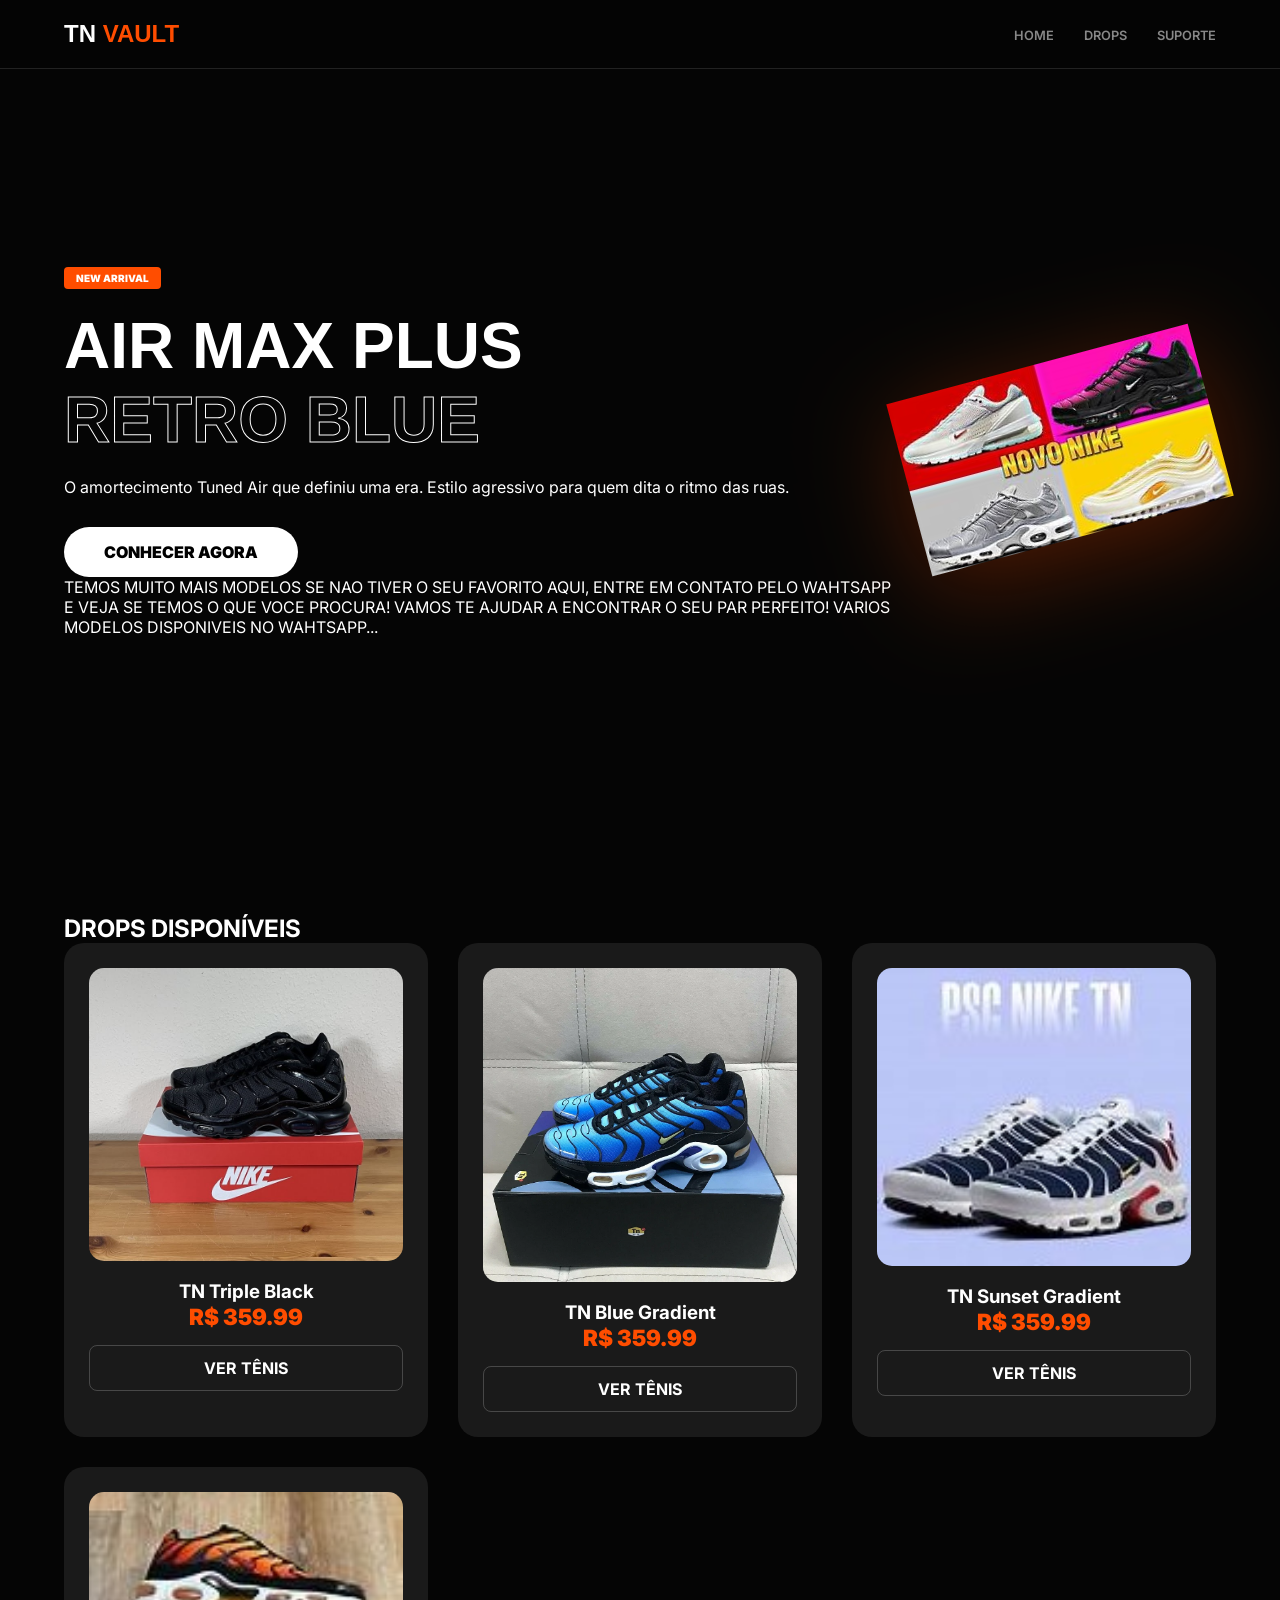
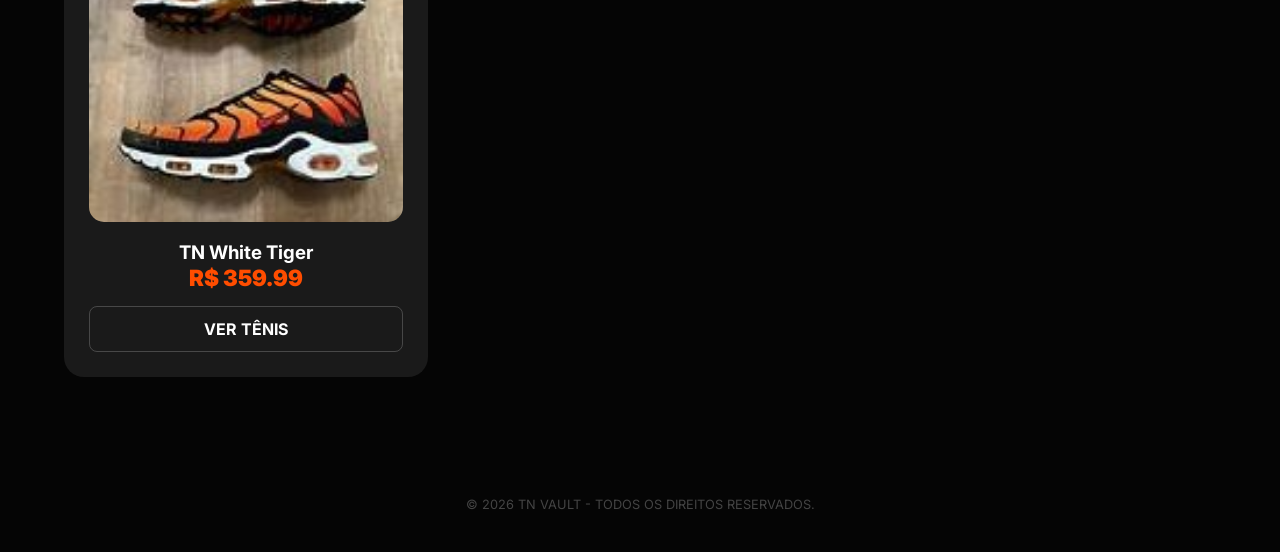
<file: index.html>
<!DOCTYPE html>
<html lang="pt-br" style="scroll-behavior: smooth;">
<head>
    <meta charset="UTF-8">
    <meta name="viewport" content="width=device-width, initial-scale=1.0">
    <title>TN VAULT | Tuned Air Experience</title>
    <link href="https://fonts.googleapis.com/css2?family=Syncopate:wght@400;700&family=Inter:wght@300;600;900&display=swap" rel="stylesheet">
    <link rel="stylesheet" href="style.css">
</head>
<body>

    <nav class="navbar">
        <div class="logo">TN <span>VAULT</span></div>
        <ul class="nav-links">
            <li><a href="index.html">Home</a></li>
            <li><a href="#produtos">Drops</a></li>
            <li><a href="suporte.html">Suporte</a></li>
        </ul>
    
    </nav>

    <section class="hero">
        <div class="hero-content">
            <span class="tag">NEW ARRIVAL</span>
            <h1>AIR MAX PLUS <br> <span class="highlight">RETRO BLUE</span></h1>
            <p>O amortecimento Tuned Air que definiu uma era. Estilo agressivo para quem dita o ritmo das ruas.</p>
            <a href="produto-blue.html" class="btn-main">CONHECER AGORA</a>
           
            <p>
                TEMOS MUITO MAIS MODELOS SE NAO TIVER 
                O SEU FAVORITO AQUI, ENTRE EM CONTATO PELO WAHTSAPP E VEJA SE TEMOS O QUE VOCE PROCURA! VAMOS TE AJUDAR A ENCONTRAR O SEU PAR PERFEITO! VARIOS MODELOS DISPONIVEIS NO WAHTSAPP...
           
            </p>
        </div>
        <div class="hero-image">
            <img src="img/NOVO NIKE.jpg" alt="Nike TN Blue">
        </div>
    </section>

    <section class="products" id="produtos">
        <h2 class="section-title">DROPS DISPONÍVEIS</h2>
        <div class="product-grid">
            
            <div class="card">
                <div class="card-img"><img src="img/TN Triple Black.jpg" alt="TN Black"></div>
                <div class="card-info">
                    <h3>TN Triple Black</h3>
                    <p class="price">R$ 359.99</p>
                    <a href="produto-black.html" class="btn-details">VER TÊNIS</a>
                </div>
            </div>

            <div class="card">
                <div class="card-img"><img src="img/712ec98d4a tn.webp" alt="TN Blue"></div>
                <div class="card-info">
                    <h3>TN Blue Gradient</h3>
                    <p class="price">R$ 359.99</p>
                    <a href="produto-blue.html" class="btn-details">VER TÊNIS</a>
                </div>
            </div>

            <div class="card">
                <div class="card-img"><img src="img/PSG nike TN.jpg" alt="TN Sunset"></div>
                <div class="card-info">
                    <h3>TN Sunset Gradient</h3>
                    <p class="price">R$ 359.99</p>
                    <a href="produto-psg.html" class="btn-details">VER TÊNIS</a>
                </div>
            </div>

            <div class="card">
                <div class="card-img"><img src="img/TN White Tiger.jpg" alt="TN White"></div>
                <div class="card-info">
                    <h3>TN White Tiger</h3>
                    <p class="price">R$ 359.99</p>
                    <a href="produto-white.html" class="btn-details">VER TÊNIS</a>
                </div>
            </div>

        </div>
    </section>

    <footer>
        <p>&copy; 2026 TN VAULT - TODOS OS DIREITOS RESERVADOS.</p>
    </footer>

</body>
</html>
</file>
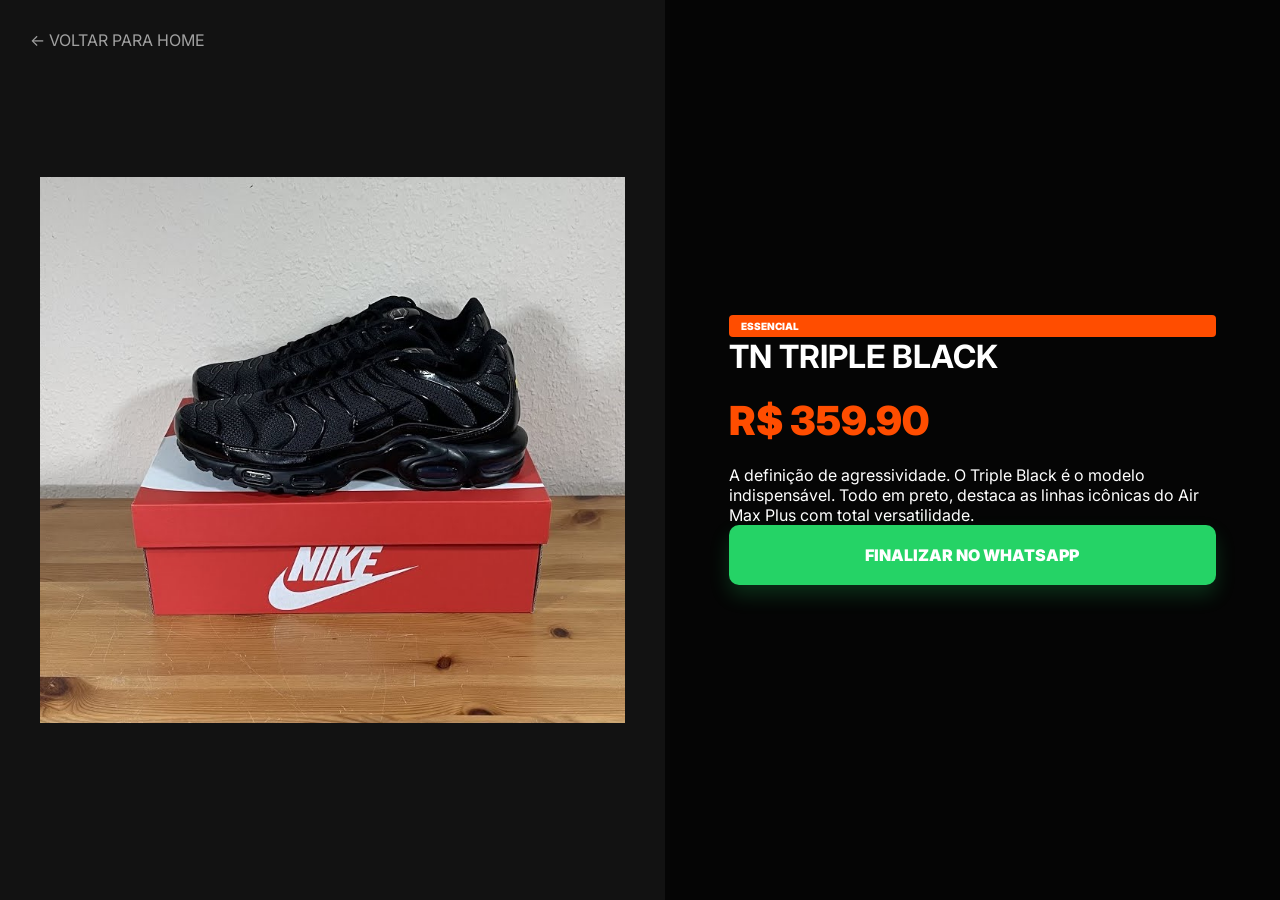
<file: produto-black.html>
<!DOCTYPE html>
<html lang="pt-br">
<head>
    <meta charset="UTF-8">
    <meta name="viewport" content="width=device-width, initial-scale=1.0">
    <title>TN Triple Black | TN VAULT</title>
    <link href="https://fonts.googleapis.com/css2?family=Syncopate:wght@400;700&family=Inter:wght@300;600;900&display=swap" rel="stylesheet">
    <link rel="stylesheet" href="style.css">
</head>
<body>
    <div class="product-page-wrapper">
        <div class="product-image-section">
            <a href="index.html" class="back-link">← VOLTAR PARA HOME</a>
            <img src="img/TN Triple Black.jpg" alt="TN Triple Black">
        </div>
        <div class="product-info-section">
            <span class="tag">ESSENCIAL</span>
            <h1>TN TRIPLE BLACK</h1>
            <p class="price-large">R$ 359.90</p>
            <div class="product-description">
                <p>A definição de agressividade. O Triple Black é o modelo indispensável. Todo em preto, destaca as linhas icônicas do Air Max Plus com total versatilidade.</p>
            </div>
            <a href="https://wa.me/5511966263137?text=Olá!%20Vi%20no%20site%20e%20quero%20comprar:%0A%0A👟%20*Produto:*%20TN%20Blue%20Gradient%0A💰%20*Valor:*%20R$%20 359.99" target="_blank" class="btn-purchase">FINALIZAR NO WHATSAPP</a>
        </div>
    </div>
</body>
</html>
</file>
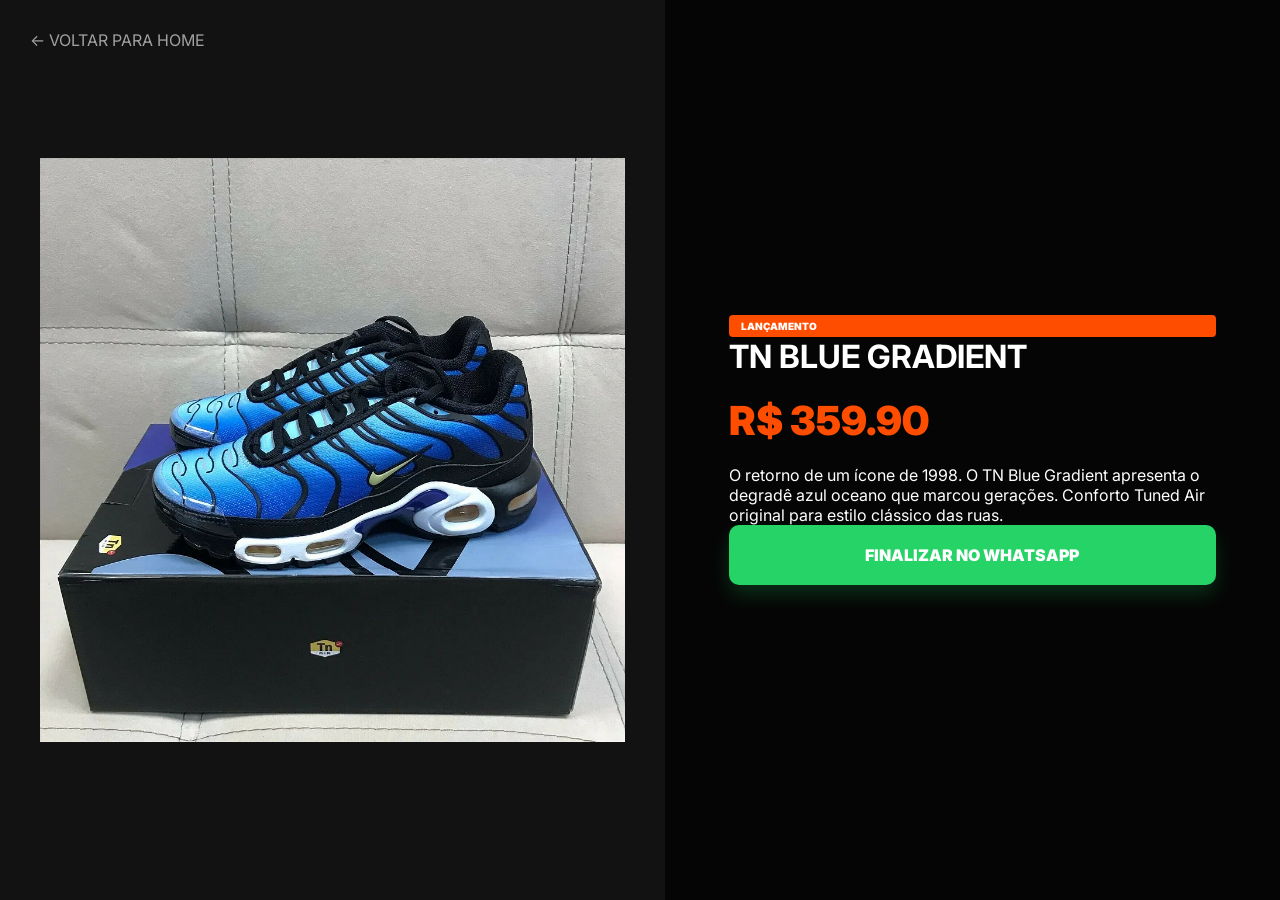
<file: produto-blue.html>
<!DOCTYPE html>
<html lang="pt-br">
<head>
    <meta charset="UTF-8">
    <meta name="viewport" content="width=device-width, initial-scale=1.0">
    <title>TN Blue Gradient | TN VAULT</title>
    <link href="https://fonts.googleapis.com/css2?family=Syncopate:wght@400;700&family=Inter:wght@300;600;900&display=swap" rel="stylesheet">
    <link rel="stylesheet" href="style.css">
</head>
<body>
    <div class="product-page-wrapper">
        <div class="product-image-section">
            <a href="index.html" class="back-link">← VOLTAR PARA HOME</a>
            <img src="img/712ec98d4a tn.webp" alt="TN Blue Gradient">
        </div>
        <div class="product-info-section">
            <span class="tag">LANÇAMENTO</span>
            <h1>TN BLUE GRADIENT</h1>
            <p class="price-large">R$ 359.90</p>
            <div class="product-description">
                <p>O retorno de um ícone de 1998. O TN Blue Gradient apresenta o degradê azul oceano que marcou gerações. Conforto Tuned Air original para estilo clássico das ruas.</p>
            </div>
            <a href="https://wa.me/5511966263137?text=Olá!%20Vi%20no%20site%20e%20quero%20comprar:%0A%0A👟%20*Produto:*%20TN%20Blue%20Gradient%0A💰%20*Valor:*%20R$%20 359.99" target="_blank" class="btn-purchase">FINALIZAR NO WHATSAPP</a>
        </div>
    </div>
</body>
</html>
</file>
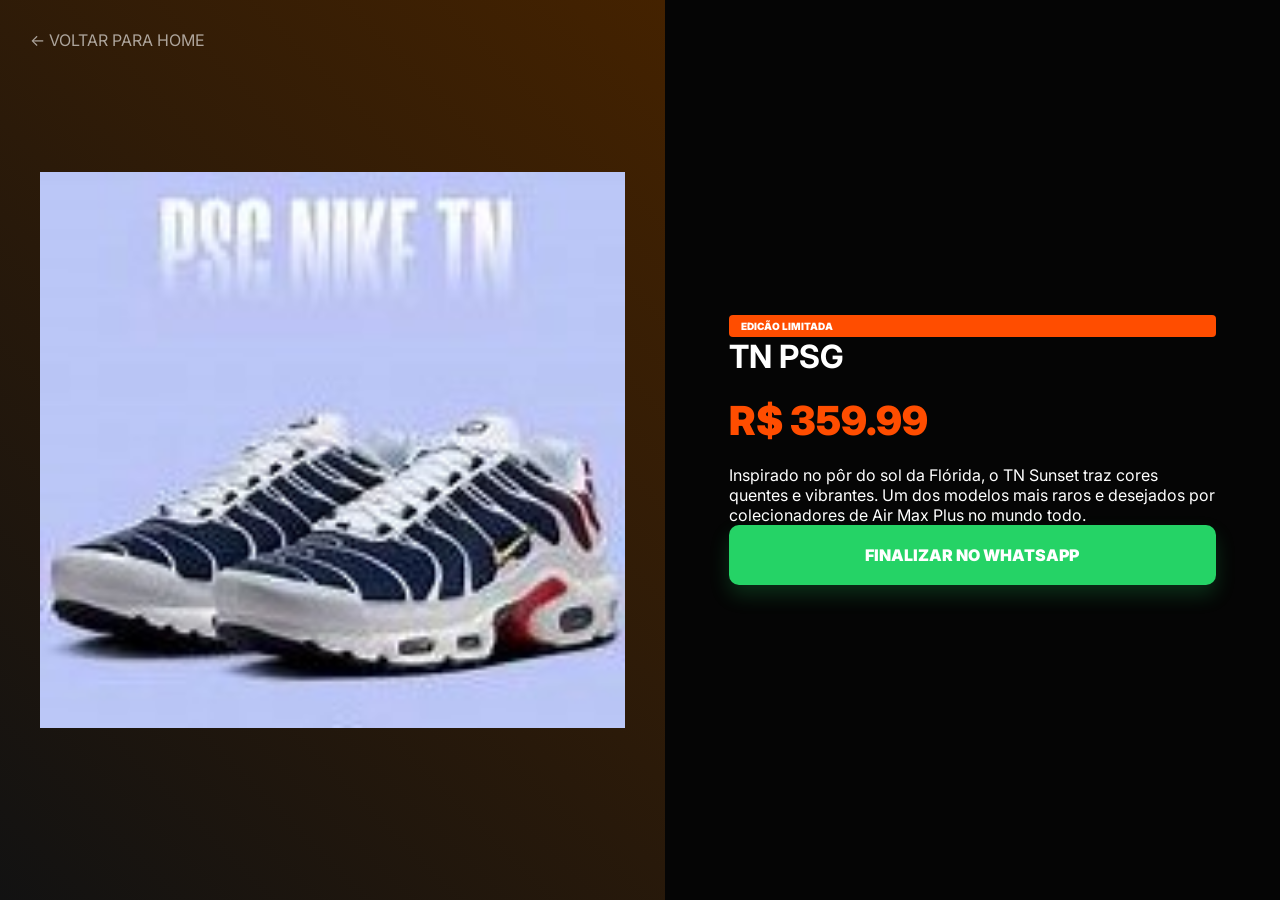
<file: produto-psg.html>
<!DOCTYPE html>
<html lang="pt-br">
<head>
    <meta charset="UTF-8">
    <meta name="viewport" content="width=device-width, initial-scale=1.0">
    <title>TN Sunset | TN VAULT</title>
    <link href="https://fonts.googleapis.com/css2?family=Syncopate:wght@400;700&family=Inter:wght@300;600;900&display=swap" rel="stylesheet">
    <link rel="stylesheet" href="style.css">
</head>
<body>
    <div class="product-page-wrapper">
        <div class="product-image-section" style="background: linear-gradient(45deg, #121212, #442200);">
            <a href="index.html" class="back-link">← VOLTAR PARA HOME</a>
            <img src="img/PSG nike TN.jpg" alt="TN Sunset">
        </div>
        <div class="product-info-section">
            <span class="tag">EDICÃO LIMITADA</span>
            <h1>TN PSG</h1>
            <p class="price-large">R$ 359.99</p>
            <div class="product-description">
                <p>Inspirado no pôr do sol da Flórida, o TN Sunset traz cores quentes e vibrantes. Um dos modelos mais raros e desejados por colecionadores de Air Max Plus no mundo todo.</p>
            </div>
            <a href="https://wa.me/5511966263137?text=Olá!%20Vi%20no%20site%20e%20quero%20comprar:%0A%0A👟%20*Produto:*%20TN%20Blue%20Gradient%0A💰%20*Valor:*%20R$%20 359.99" target="_blank" class="btn-purchase">FINALIZAR NO WHATSAPP</a>
        </div>
    </div>
</body>
</html>
</file>
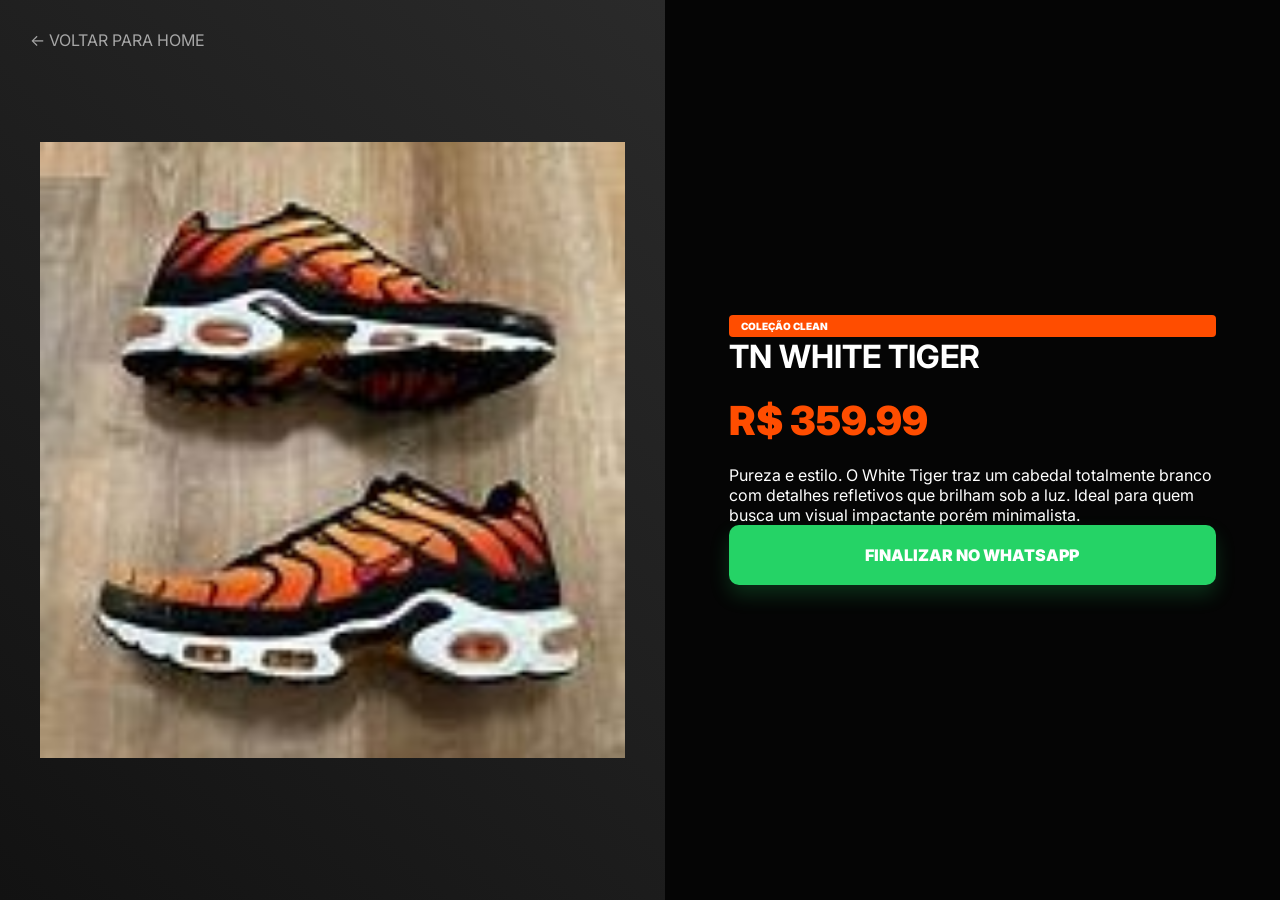
<file: produto-white.html>
<!DOCTYPE html>
<html lang="pt-br">
<head>
    <meta charset="UTF-8">
    <meta name="viewport" content="width=device-width, initial-scale=1.0">
    <title>TN White Tiger | TN VAULT</title>
    <link href="https://fonts.googleapis.com/css2?family=Syncopate:wght@400;700&family=Inter:wght@300;600;900&display=swap" rel="stylesheet">
    <link rel="stylesheet" href="style.css">
</head>
<body>
    <div class="product-page-wrapper">
        <div class="product-image-section" style="background: linear-gradient(45deg, #121212, #2a2a2a);">
            <a href="index.html" class="back-link">← VOLTAR PARA HOME</a>
            <img src="img/TN White Tiger.jpg" alt="TN White Tiger">
        </div>
        <div class="product-info-section">
            <span class="tag">COLEÇÃO CLEAN</span>
            <h1>TN WHITE TIGER</h1>
            <p class="price-large">R$ 359.99</p>
            <div class="product-description">
                <p>Pureza e estilo. O White Tiger traz um cabedal totalmente branco com detalhes refletivos que brilham sob a luz. Ideal para quem busca um visual impactante porém minimalista.</p>
            </div>
            <a href="https://wa.me/5511966263137?text=Olá!%20Vi%20no%20site%20e%20quero%20comprar:%0A%0A👟%20*Produto:*%20TN%20Blue%20Gradient%0A💰%20*Valor:*%20R$%20 359.99" target="_blank" class="btn-purchase">FINALIZAR NO WHATSAPP</a>
        </div>
    </div>
</body>
</html>
</file>
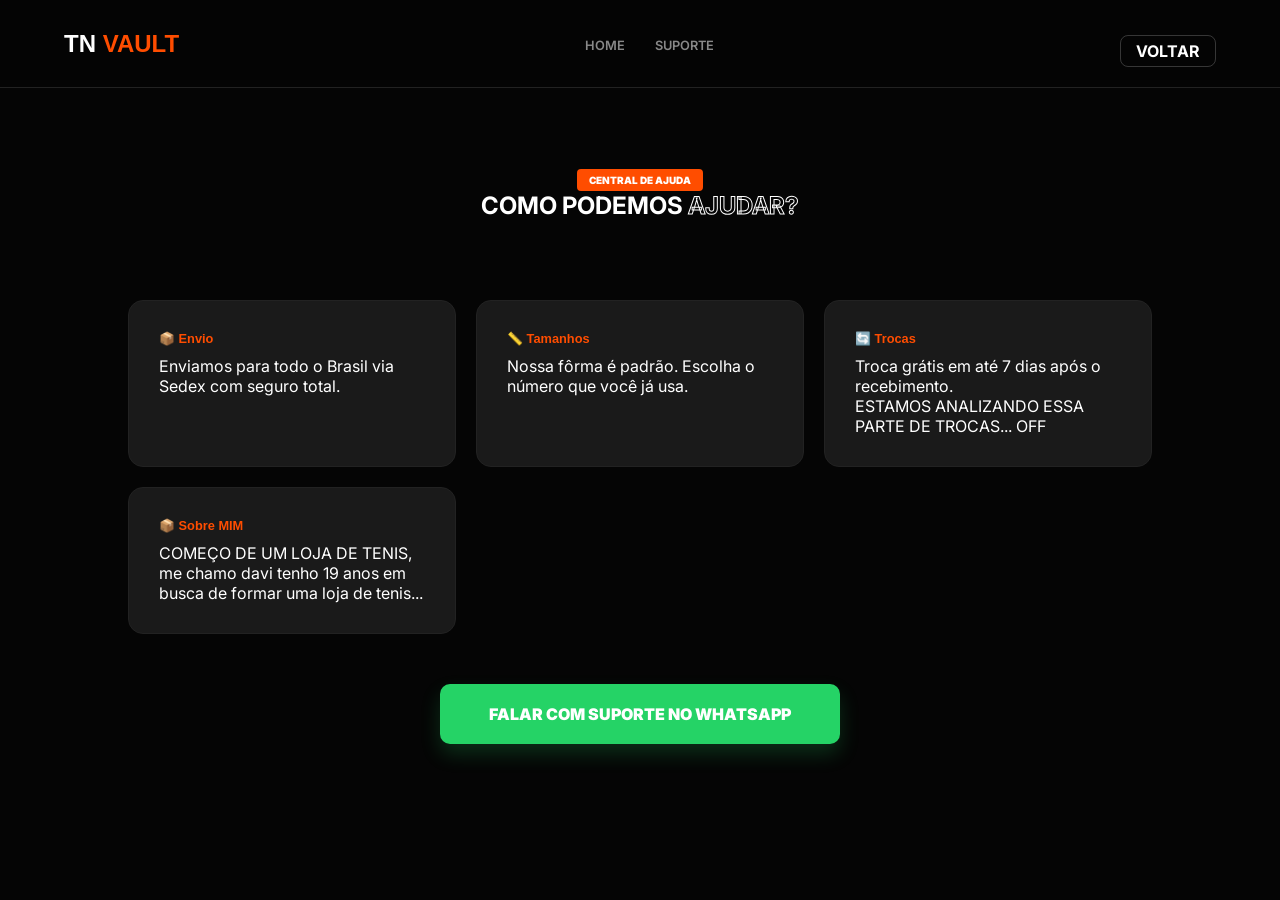
<file: suporte.html>
<!DOCTYPE html>
<html lang="pt-br">
<head>
    <meta charset="UTF-8">
    <meta name="viewport" content="width=device-width, initial-scale=1.0">
    <title>Suporte | TN VAULT</title>
    <link href="https://fonts.googleapis.com/css2?family=Syncopate:wght@400;700&family=Inter:wght@300;600;900&display=swap" rel="stylesheet">
    <link rel="stylesheet" href="style.css">
</head>
<body>
    <nav class="navbar">
        <div class="logo">TN <span>VAULT</span></div>
        <ul class="nav-links">
            <li><a href="index.html">Home</a></li>
            <li><a href="suporte.html">Suporte</a></li>
        </ul>
        <a href="index.html" class="btn-details" style="padding: 5px 15px;">VOLTAR</a>
    </nav>

    <section class="support-hero">
        <span class="tag">CENTRAL DE AJUDA</span>
        <h1>COMO PODEMOS <span class="highlight">AJUDAR?</span></h1>
    </section>

    <section class="support-grid">
        <div class="support-card">
            <h3>📦 Envio</h3>
            <p>Enviamos para todo o Brasil via Sedex com seguro total.</p>
        </div>
        <div class="support-card">
            <h3>📏 Tamanhos</h3>
            <p>Nossa fôrma é padrão. Escolha o número que você já usa.</p>
        </div>
        <div class="support-card">
            <h3>🔄 Trocas</h3>
            <p>Troca grátis em até 7 dias após o recebimento.</p> ESTAMOS ANALIZANDO ESSA PARTE DE TROCAS... OFF
        </div>

        <div class="support-card">
            <h3>📦 Sobre MIM</h3>
            <p>COMEÇO DE UM LOJA DE TENIS, me chamo davi tenho 19 anos em busca de formar uma loja de tenis... </p>
        </div>
    </section>

    <p>
         
    </p>

    <div style="text-align: center; padding: 50px;">
        <a href="https://wa.me/5511966263137" target="_blank" class="btn-purchase" style="max-width: 400px; margin: auto;">FALAR COM SUPORTE NO WHATSAPP</a>
    </div>
</body>
</html>
</file>
<file: style.css>
* { margin: 0; padding: 0; box-sizing: border-box; }
:root { --primary: #ff4d00; --dark: #050505; --grey: #121212; --card-bg: #1a1a1a; --text: #ffffff; --text-muted: #888; --whatsapp: #25D366; }
body { background: var(--dark); color: var(--text); font-family: 'Inter', sans-serif; overflow-x: hidden; }

/* Navbar */
.navbar { display: flex; justify-content: space-between; align-items: center; padding: 20px 5%; border-bottom: 1px solid #222; position: sticky; top: 0; background: rgba(5,5,5,0.9); z-index: 1000; }
.logo { font-family: 'Syncopate', sans-serif; font-weight: 700; font-size: 1.5rem; }
.logo span { color: var(--primary); }
.nav-links { display: flex; list-style: none; gap: 30px; }
.nav-links a { text-decoration: none; color: var(--text-muted); text-transform: uppercase; font-size: 0.8rem; font-weight: 600; transition: 0.3s; }
.nav-links a:hover { color: white; }

/* Hero */
.hero { display: flex; align-items: center; min-height: 85vh; padding: 0 5%; flex-wrap: wrap; }
.hero-content { flex: 1; min-width: 300px; }
.hero-content h1 { font-family: 'Syncopate', sans-serif; font-size: clamp(2rem, 6vw, 4rem); margin: 20px 0; }
.highlight { color: transparent; -webkit-text-stroke: 1px white; }
.tag { background: var(--primary); padding: 5px 12px; font-size: 10px; font-weight: 900; border-radius: 4px; display: inline-block; }
.btn-main { display: inline-block; margin-top: 30px; padding: 15px 40px; background: white; color: black; text-decoration: none; font-weight: 900; border-radius: 50px; transition: 0.4s; }
.hero-image img { width: 100%; max-width: 500px; transform: rotate(-15deg); filter: drop-shadow(0 20px 50px rgba(255, 77, 0, 0.3)); }

/* Grid Produtos */
.products { padding: 80px 5%; }
.product-grid { display: grid; grid-template-columns: repeat(auto-fit, minmax(280px, 1fr)); gap: 30px; }
.card { background: var(--card-bg); padding: 25px; border-radius: 20px; text-align: center; transition: 0.3s; }
.card-img img { width: 100%; border-radius: 15px; margin-bottom: 15px; }
.price { color: var(--primary); font-weight: 900; font-size: 1.4rem; }
.btn-details { display: block; margin-top: 15px; padding: 12px; border: 1px solid rgba(255,255,255,0.2); color: white; text-decoration: none; font-weight: 700; border-radius: 8px; transition: 0.3s; }
.btn-details:hover { background: white; color: black; }

/* Split Screen Produtos */
.product-page-wrapper { display: flex; min-height: 100vh; flex-wrap: wrap; }
.product-image-section { flex: 1.2; background: var(--grey); display: flex; align-items: center; justify-content: center; position: relative; padding: 40px; }
.product-image-section img { width: 100%; max-width: 600px; animation: float 5s ease-in-out infinite; }
.product-info-section { flex: 1; padding: 8% 5%; display: flex; flex-direction: column; justify-content: center; }
.price-large { color: var(--primary); font-size: 2.5rem; font-weight: 900; margin: 20px 0; }
.btn-purchase { display: block; padding: 20px; background: var(--whatsapp); color: white; text-decoration: none; font-weight: 900; text-align: center; border-radius: 10px; transition: 0.3s; box-shadow: 0 10px 20px rgba(37, 211, 102, 0.2); }
.btn-purchase:hover { transform: scale(1.02); background: #1eb956; }
.back-link { position: absolute; top: 30px; left: 30px; color: white; text-decoration: none; opacity: 0.6; }

/* Suporte */
.support-hero { text-align: center; padding: 80px 5%; }
.support-grid { display: grid; grid-template-columns: repeat(auto-fit, minmax(250px, 1fr)); gap: 20px; padding: 0 10%; }
.support-card { background: var(--card-bg); padding: 30px; border-radius: 15px; border: 1px solid #222; }
.support-card h3 { color: var(--primary); margin-bottom: 10px; font-family: 'Syncopate', sans-serif; font-size: 0.8rem; }

@keyframes float { 0%, 100% { transform: translateY(0); } 50% { transform: translateY(-20px); } }
footer { text-align: center; padding: 40px; color: #444; font-size: 0.8rem; }
</file>
